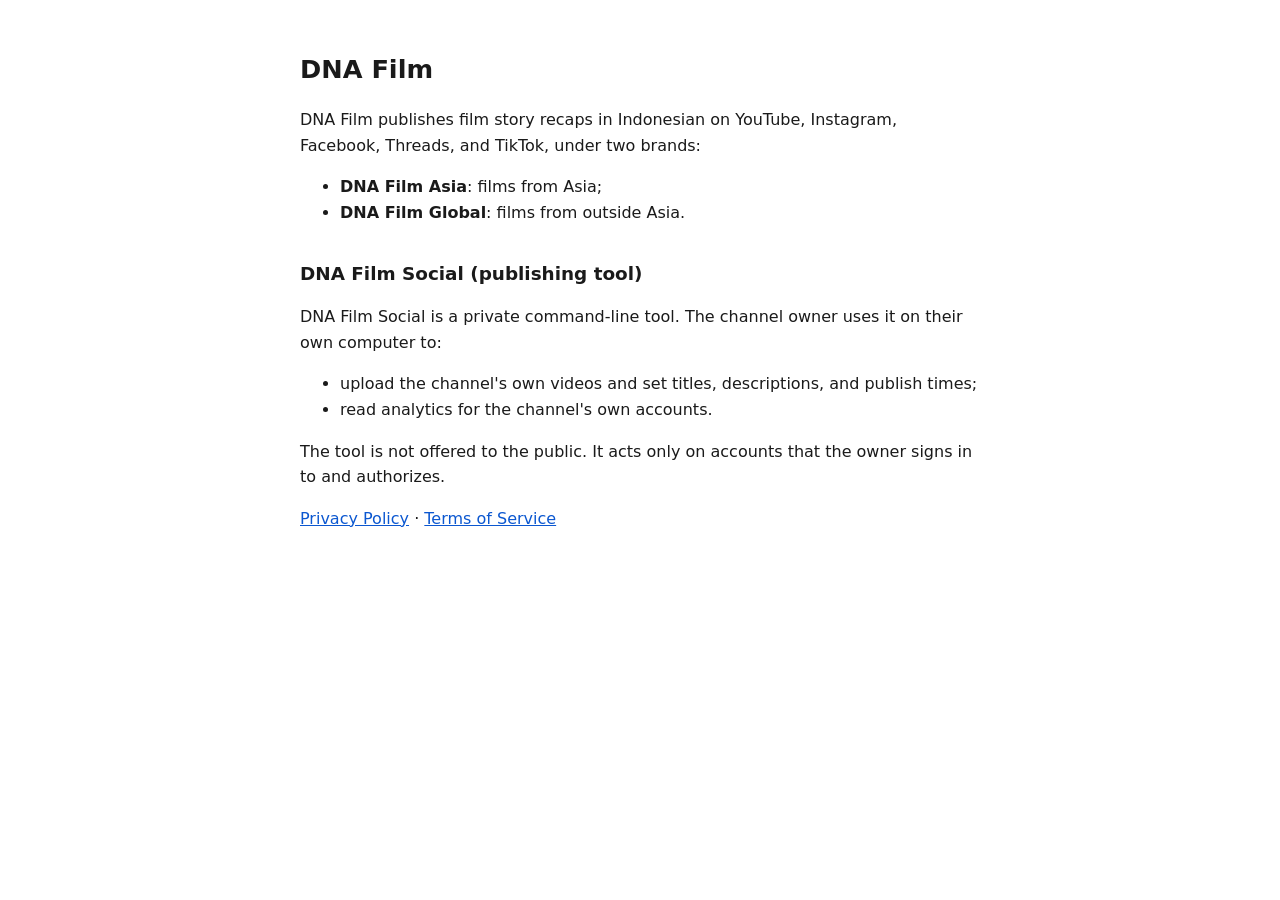
<file: index.html>
<!doctype html>
<html lang="en">
<head>
<meta charset="utf-8">
<meta name="viewport" content="width=device-width, initial-scale=1">
<title>DNA Film</title>
<link rel="stylesheet" href="style.css">
</head>
<body>
<main>
<h1>DNA Film</h1>
<p>DNA Film publishes film story recaps in Indonesian on YouTube, Instagram,
Facebook, Threads, and TikTok, under two brands:</p>
<ul>
<li><strong>DNA Film Asia</strong>: films from Asia;</li>
<li><strong>DNA Film Global</strong>: films from outside Asia.</li>
</ul>

<h2>DNA Film Social (publishing tool)</h2>
<p>DNA Film Social is a private command-line tool. The channel owner uses it
on their own computer to:</p>
<ul>
<li>upload the channel's own videos and set titles, descriptions, and publish times;</li>
<li>read analytics for the channel's own accounts.</li>
</ul>
<p>The tool is not offered to the public. It acts only on accounts that the
owner signs in to and authorizes.</p>

<p><a href="privacy.html">Privacy Policy</a> · <a href="terms.html">Terms of Service</a></p>
</main>
</body>
</html>
</file>
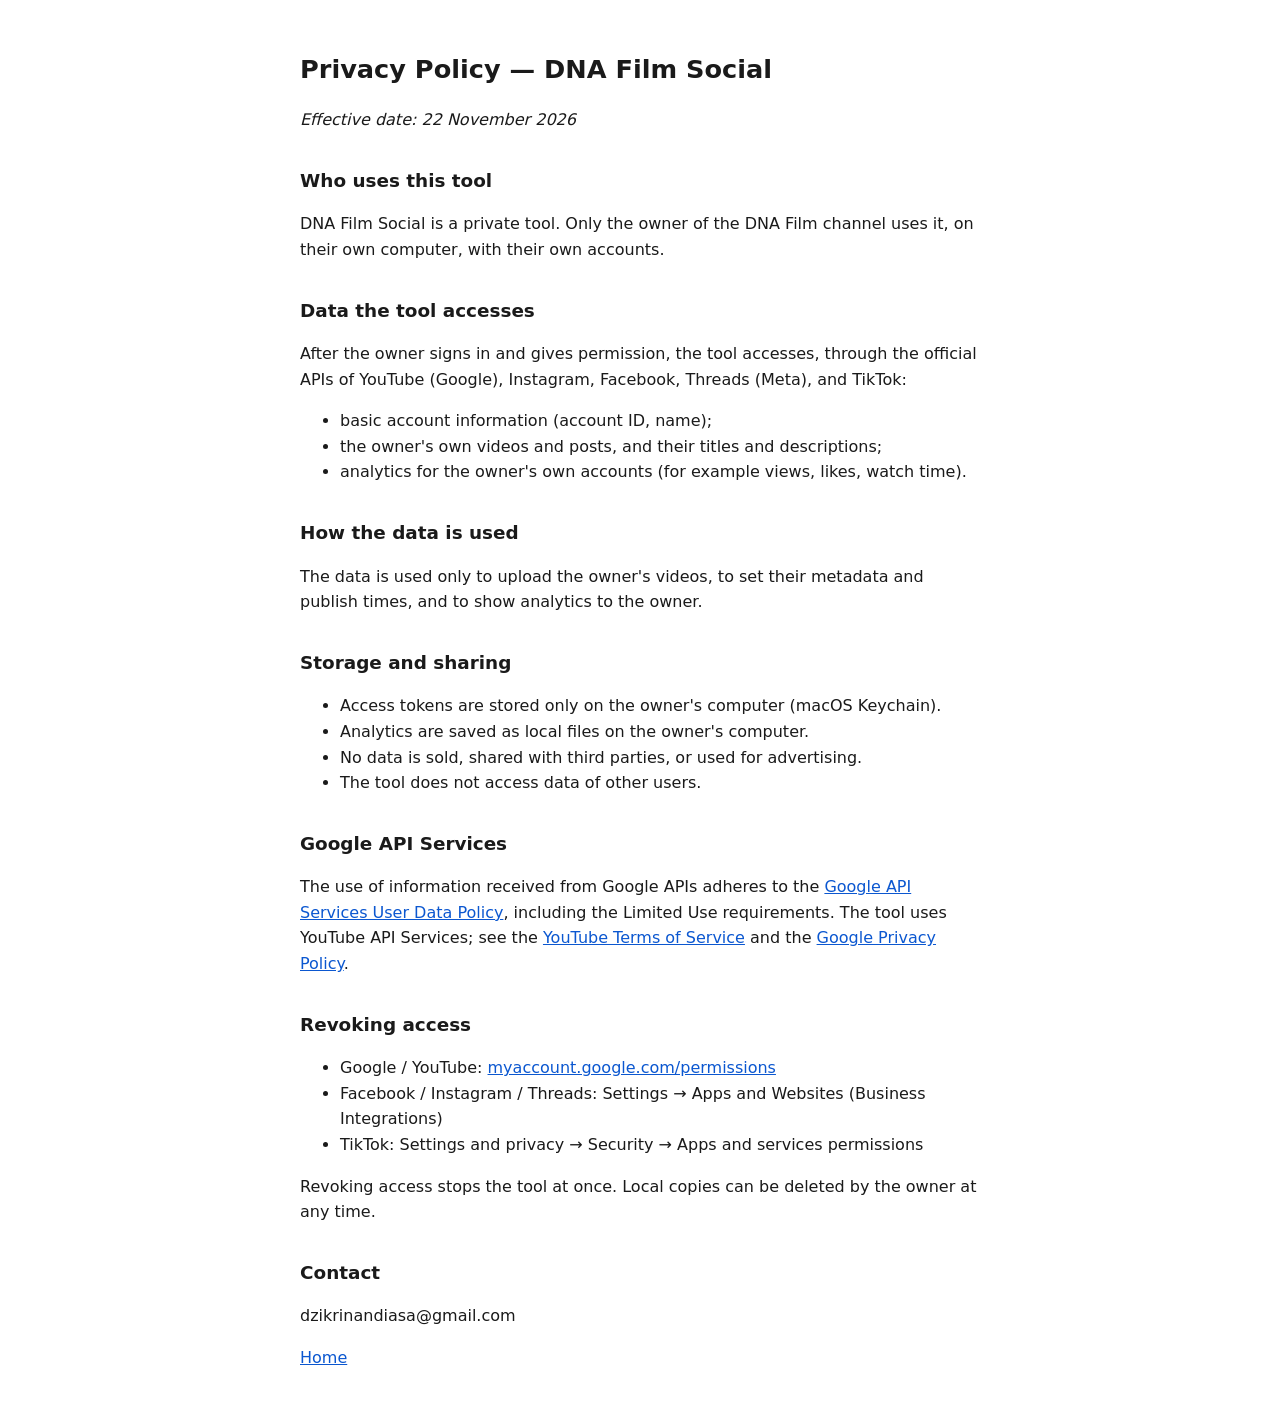
<file: privacy.html>
<!doctype html>
<html lang="en">
<head>
<meta charset="utf-8">
<meta name="viewport" content="width=device-width, initial-scale=1">
<title>Privacy Policy</title>
<link rel="stylesheet" href="style.css">
</head>
<body>
<main>
<h1>Privacy Policy — DNA Film Social</h1>
<p><em>Effective date: 22 November 2026</em></p>

<h2>Who uses this tool</h2>
<p>DNA Film Social is a private tool. Only the owner of the DNA Film channel
uses it, on their own computer, with their own accounts.</p>

<h2>Data the tool accesses</h2>
<p>After the owner signs in and gives permission, the tool accesses, through
the official APIs of YouTube (Google), Instagram, Facebook, Threads (Meta), and TikTok:</p>
<ul>
<li>basic account information (account ID, name);</li>
<li>the owner's own videos and posts, and their titles and descriptions;</li>
<li>analytics for the owner's own accounts (for example views, likes, watch time).</li>
</ul>

<h2>How the data is used</h2>
<p>The data is used only to upload the owner's videos, to set their metadata
and publish times, and to show analytics to the owner.</p>

<h2>Storage and sharing</h2>
<ul>
<li>Access tokens are stored only on the owner's computer (macOS Keychain).</li>
<li>Analytics are saved as local files on the owner's computer.</li>
<li>No data is sold, shared with third parties, or used for advertising.</li>
<li>The tool does not access data of other users.</li>
</ul>

<h2>Google API Services</h2>
<p>The use of information received from Google APIs adheres to the
<a href="https://developers.google.com/terms/api-services-user-data-policy">Google
API Services User Data Policy</a>, including the Limited Use requirements.
The tool uses YouTube API Services; see the
<a href="https://www.youtube.com/t/terms">YouTube Terms of Service</a> and the
<a href="https://policies.google.com/privacy">Google Privacy Policy</a>.</p>

<h2>Revoking access</h2>
<ul>
<li>Google / YouTube: <a href="https://myaccount.google.com/permissions">myaccount.google.com/permissions</a></li>
<li>Facebook / Instagram / Threads: Settings → Apps and Websites (Business Integrations)</li>
<li>TikTok: Settings and privacy → Security → Apps and services permissions</li>
</ul>
<p>Revoking access stops the tool at once. Local copies can be deleted by the owner at any time.</p>

<h2>Contact</h2>
<p>dzikrinandiasa@gmail.com</p>
<p><a href="index.html">Home</a></p>
</main>
</body>
</html>
</file>
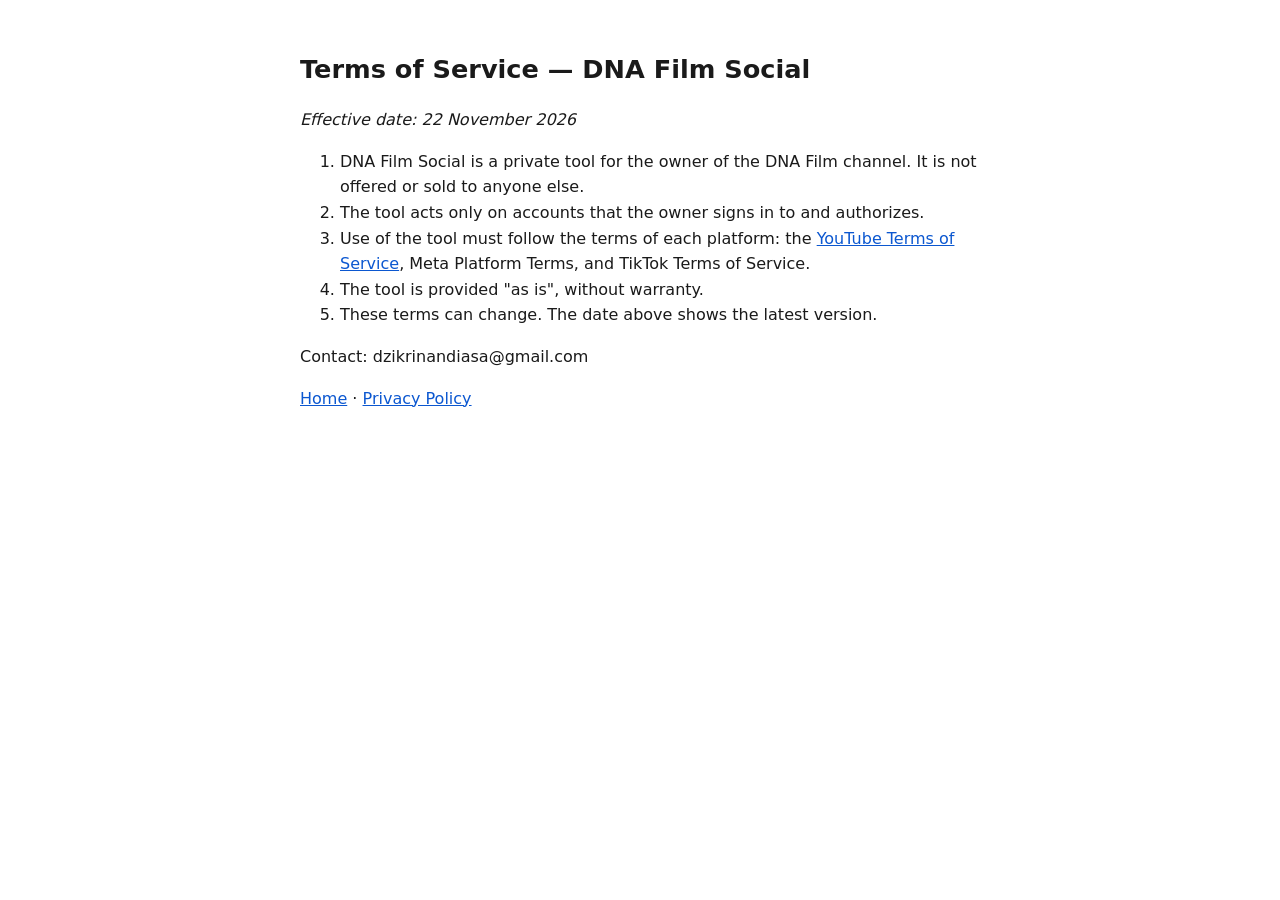
<file: terms.html>
<!doctype html>
<html lang="en">
<head>
<meta charset="utf-8">
<meta name="viewport" content="width=device-width, initial-scale=1">
<title>Terms of Service</title>
<link rel="stylesheet" href="style.css">
</head>
<body>
<main>
<h1>Terms of Service — DNA Film Social</h1>
<p><em>Effective date: 22 November 2026</em></p>

<ol>
<li>DNA Film Social is a private tool for the owner of the DNA Film channel.
It is not offered or sold to anyone else.</li>
<li>The tool acts only on accounts that the owner signs in to and authorizes.</li>
<li>Use of the tool must follow the terms of each platform: the
<a href="https://www.youtube.com/t/terms">YouTube Terms of Service</a>,
Meta Platform Terms, and TikTok Terms of Service.</li>
<li>The tool is provided "as is", without warranty.</li>
<li>These terms can change. The date above shows the latest version.</li>
</ol>

<p>Contact: dzikrinandiasa@gmail.com</p>
<p><a href="index.html">Home</a> · <a href="privacy.html">Privacy Policy</a></p>
</main>
</body>
</html>
</file>
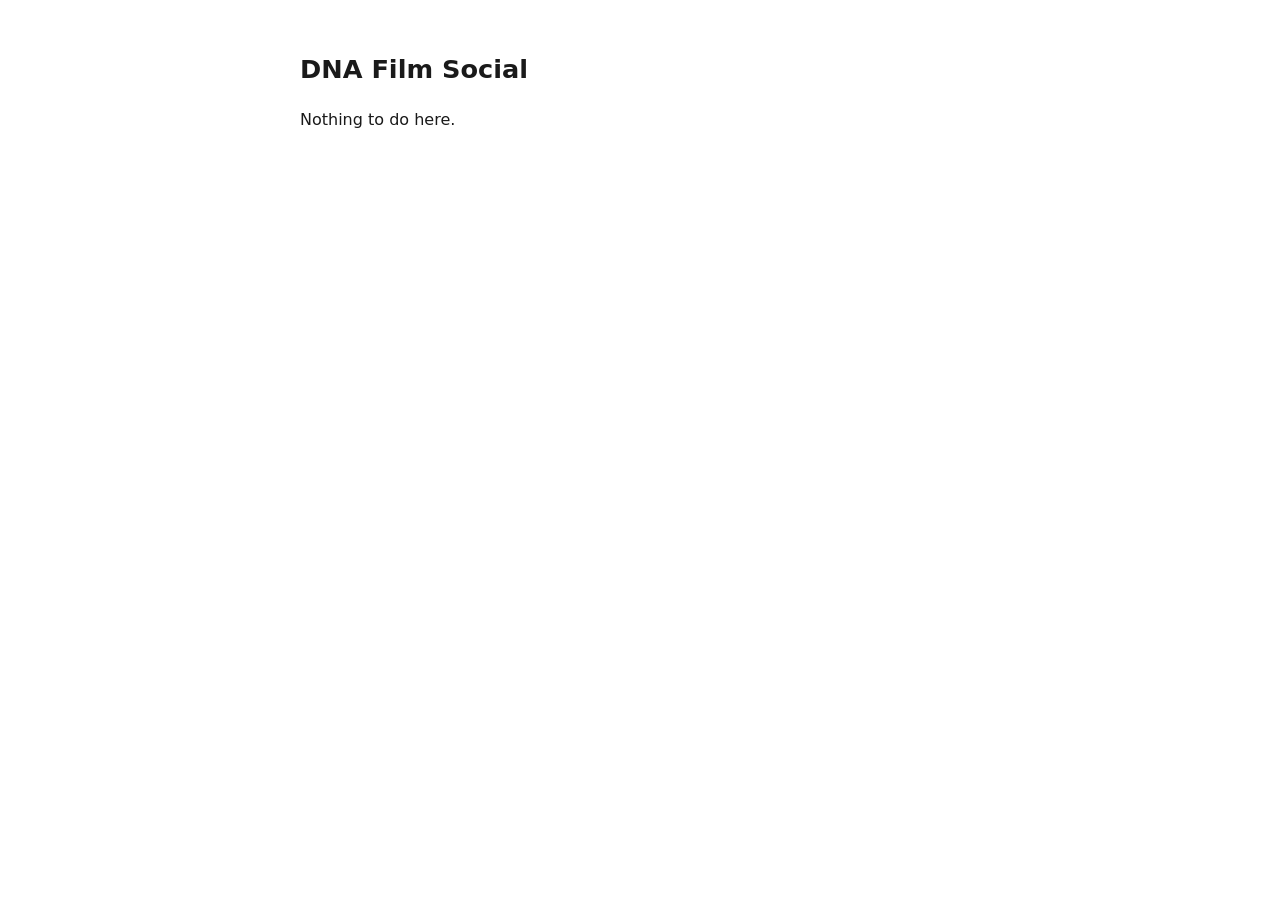
<file: callback/threads.html>
<!doctype html>
<html lang="en">
<head>
<meta charset="utf-8">
<meta name="viewport" content="width=device-width, initial-scale=1">
<meta name="referrer" content="no-referrer">
<title>DNA Film Social</title>
<link rel="stylesheet" href="../style.css">
</head>
<body>
<main>
<h1>DNA Film Social</h1>
<p id="msg">Returning to the DNA Film Social tool on this computer…</p>
</main>
<script>
// Threads only accepts HTTPS redirect URIs. This page forwards the OAuth result
// to the local tool listening on this same computer (127.0.0.1). Nothing is
// stored or sent anywhere else.
(function () {
  var q = window.location.search;
  if (!/[?&](code|error)=/.test(q)) {
    document.getElementById("msg").textContent = "Nothing to do here.";
    return;
  }
  window.location.replace("http://127.0.0.1:8765/callback/threads" + q);
})();
</script>
</body>
</html>
</file>
<file: style.css>
:root { --bg: #ffffff; --fg: #1a1a1a; --link: #0b57d0; }
@media (prefers-color-scheme: dark) { :root { --bg: #121212; --fg: #e8e8e8; --link: #8ab4f8; } }
body { margin: 0; background: var(--bg); color: var(--fg); font: 16px/1.6 system-ui, sans-serif; }
main { max-width: 680px; margin: 0 auto; padding: 32px 16px; }
a { color: var(--link); }
h1 { font-size: 1.6rem; }
h2 { font-size: 1.15rem; margin-top: 1.8em; }
</file>
